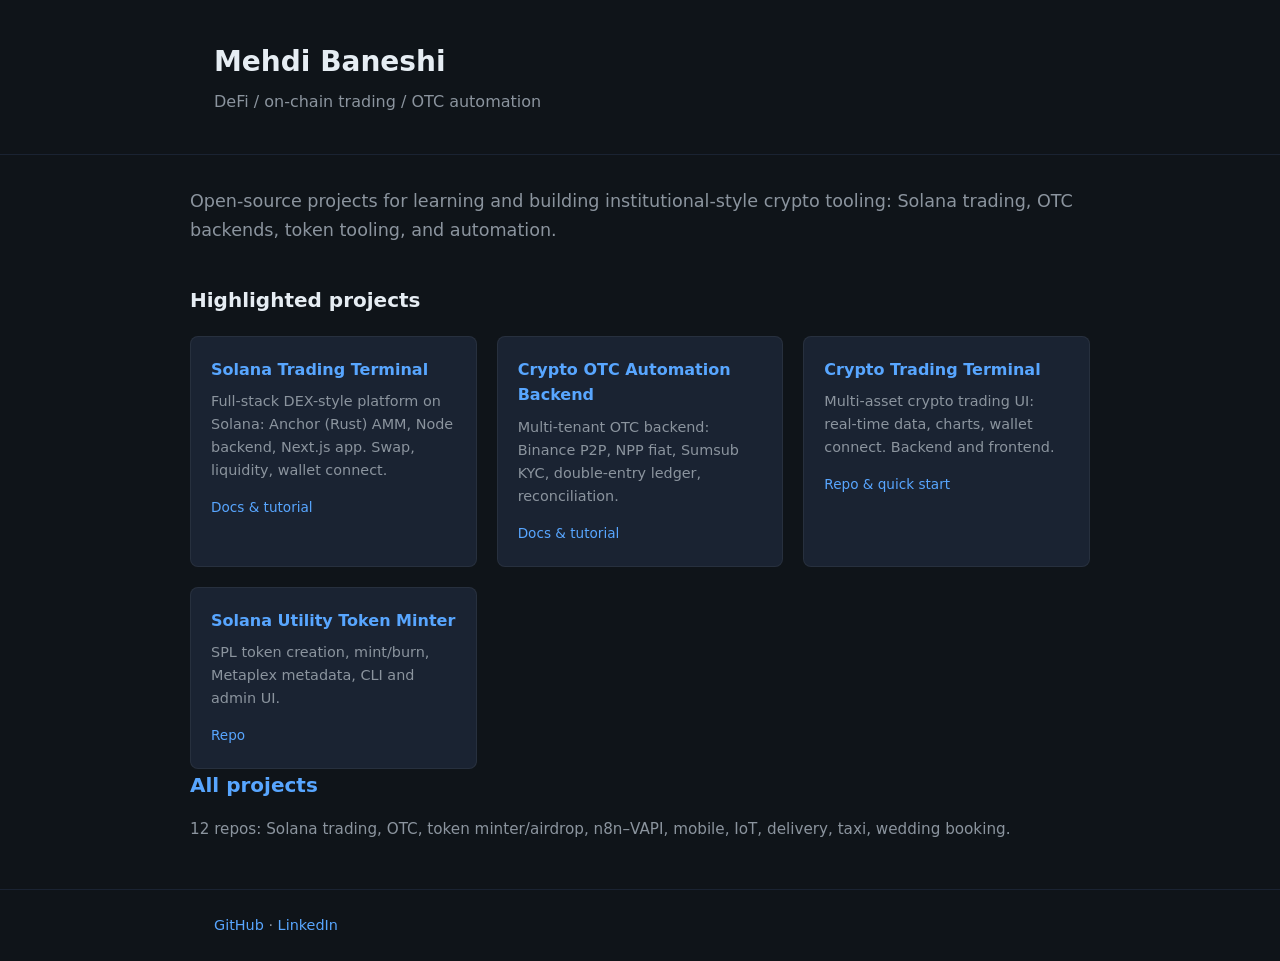
<file: index.html>
<!DOCTYPE html>
<html lang="en">
<head>
  <meta charset="UTF-8">
  <meta name="viewport" content="width=device-width, initial-scale=1.0">
  <title>Mehdi Baneshi — DeFi & On-Chain Trading</title>
  <link rel="stylesheet" href="styles.css">
</head>
<body>
  <header class="header">
    <div class="container">
      <h1>Mehdi Baneshi</h1>
      <p class="tagline">DeFi / on-chain trading / OTC automation</p>
    </div>
  </header>

  <main class="main container">
    <section class="intro">
      <p>Open-source projects for learning and building institutional-style crypto tooling: Solana trading, OTC backends, token tooling, and automation.</p>
    </section>

    <section class="projects">
      <h2>Highlighted projects</h2>
      <div class="card-grid">
        <article class="card">
          <h3><a href="https://github.com/mbaneshi/solana-trading-terminal">Solana Trading Terminal</a></h3>
          <p>Full-stack DEX-style platform on Solana: Anchor (Rust) AMM, Node backend, Next.js app. Swap, liquidity, wallet connect.</p>
          <a href="https://github.com/mbaneshi/solana-trading-terminal#readme" class="link">Docs &amp; tutorial</a>
        </article>
        <article class="card">
          <h3><a href="https://github.com/mbaneshi/crypto-otc-automation-backend">Crypto OTC Automation Backend</a></h3>
          <p>Multi-tenant OTC backend: Binance P2P, NPP fiat, Sumsub KYC, double-entry ledger, reconciliation.</p>
          <a href="https://github.com/mbaneshi/crypto-otc-automation-backend#readme" class="link">Docs &amp; tutorial</a>
        </article>
        <article class="card">
          <h3><a href="https://github.com/mbaneshi/crypto-trading-terminal">Crypto Trading Terminal</a></h3>
          <p>Multi-asset crypto trading UI: real-time data, charts, wallet connect. Backend and frontend.</p>
          <a href="https://github.com/mbaneshi/crypto-trading-terminal#readme" class="link">Repo &amp; quick start</a>
        </article>
        <article class="card">
          <h3><a href="https://github.com/mbaneshi/solana-utility-token-minter">Solana Utility Token Minter</a></h3>
          <p>SPL token creation, mint/burn, Metaplex metadata, CLI and admin UI.</p>
          <a href="https://github.com/mbaneshi/solana-utility-token-minter#readme" class="link">Repo</a>
        </article>
      </div>
    </section>

    <section class="all-projects">
      <h2><a href="projects.html">All projects</a></h2>
      <p>12 repos: Solana trading, OTC, token minter/airdrop, n8n–VAPI, mobile, IoT, delivery, taxi, wedding booking.</p>
    </section>
  </main>

  <footer class="footer">
    <div class="container">
      <p><a href="https://github.com/mbaneshi">GitHub</a> · <a href="https://www.linkedin.com/in/mehdi-baneshi">LinkedIn</a></p>
    </div>
  </footer>
</body>
</html>
</file>
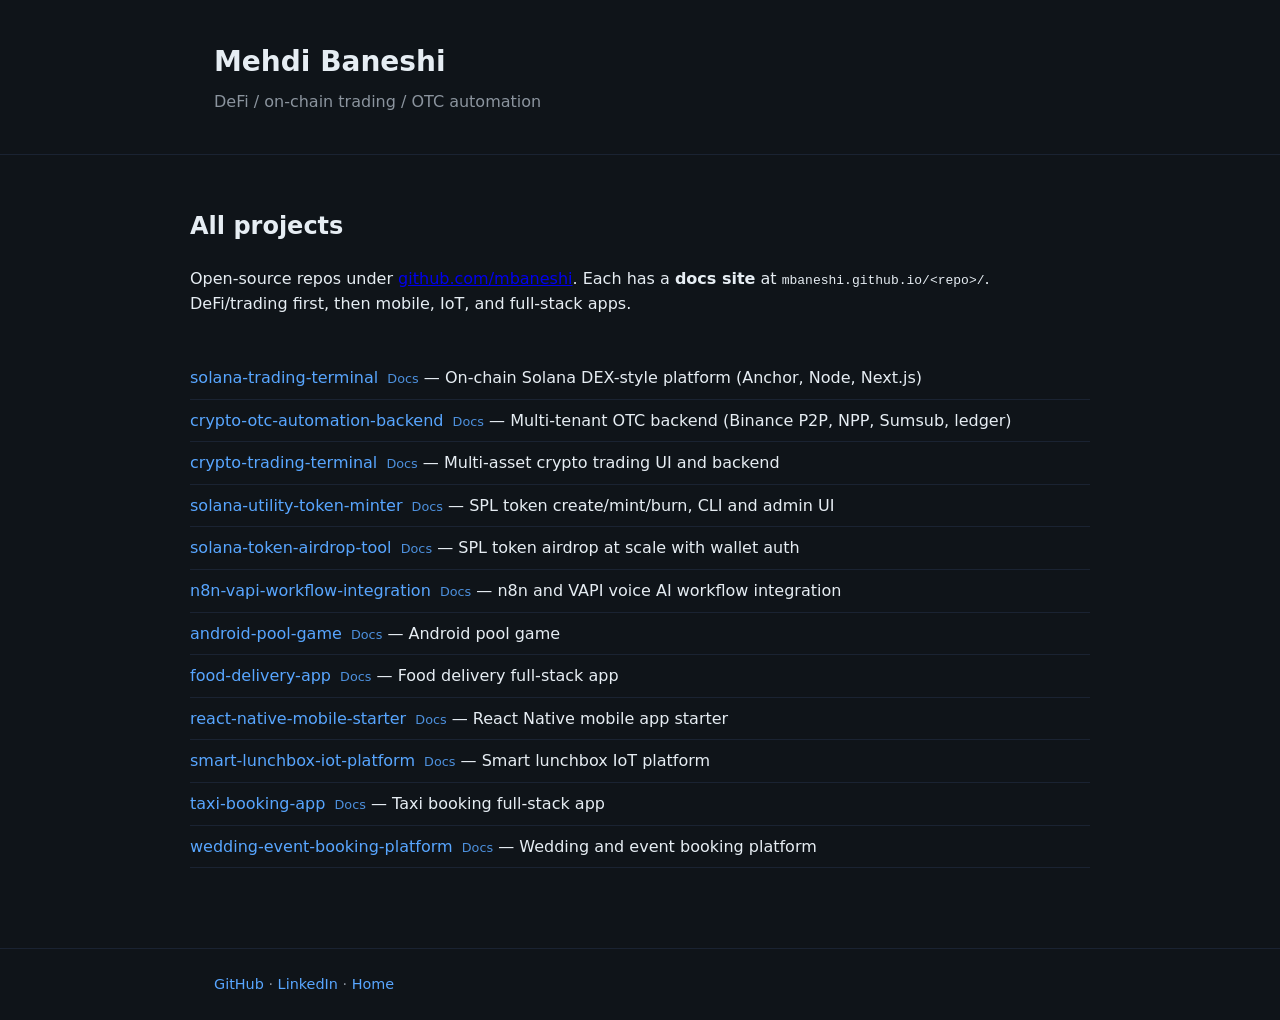
<file: projects.html>
<!DOCTYPE html>
<html lang="en">
<head>
  <meta charset="UTF-8">
  <meta name="viewport" content="width=device-width, initial-scale=1.0">
  <title>All projects — Mehdi Baneshi</title>
  <link rel="stylesheet" href="styles.css">
</head>
<body>
  <header class="header">
    <div class="container">
      <h1><a href="index.html" style="color:inherit;text-decoration:none">Mehdi Baneshi</a></h1>
      <p class="tagline">DeFi / on-chain trading / OTC automation</p>
    </div>
  </header>

  <main class="main container">
    <h2>All projects</h2>
    <p class="intro">Open-source repos under <a href="https://github.com/mbaneshi">github.com/mbaneshi</a>. Each has a <strong>docs site</strong> at <code>mbaneshi.github.io/&lt;repo&gt;/</code>. DeFi/trading first, then mobile, IoT, and full-stack apps.</p>

    <ul class="project-list">
      <li><a href="https://github.com/mbaneshi/solana-trading-terminal">solana-trading-terminal</a> <a href="https://mbaneshi.github.io/solana-trading-terminal/" class="doc-link">Docs</a> — On-chain Solana DEX-style platform (Anchor, Node, Next.js)</li>
      <li><a href="https://github.com/mbaneshi/crypto-otc-automation-backend">crypto-otc-automation-backend</a> <a href="https://mbaneshi.github.io/crypto-otc-automation-backend/" class="doc-link">Docs</a> — Multi-tenant OTC backend (Binance P2P, NPP, Sumsub, ledger)</li>
      <li><a href="https://github.com/mbaneshi/crypto-trading-terminal">crypto-trading-terminal</a> <a href="https://mbaneshi.github.io/crypto-trading-terminal/" class="doc-link">Docs</a> — Multi-asset crypto trading UI and backend</li>
      <li><a href="https://github.com/mbaneshi/solana-utility-token-minter">solana-utility-token-minter</a> <a href="https://mbaneshi.github.io/solana-utility-token-minter/" class="doc-link">Docs</a> — SPL token create/mint/burn, CLI and admin UI</li>
      <li><a href="https://github.com/mbaneshi/solana-token-airdrop-tool">solana-token-airdrop-tool</a> <a href="https://mbaneshi.github.io/solana-token-airdrop-tool/" class="doc-link">Docs</a> — SPL token airdrop at scale with wallet auth</li>
      <li><a href="https://github.com/mbaneshi/n8n-vapi-workflow-integration">n8n-vapi-workflow-integration</a> <a href="https://mbaneshi.github.io/n8n-vapi-workflow-integration/" class="doc-link">Docs</a> — n8n and VAPI voice AI workflow integration</li>
      <li><a href="https://github.com/mbaneshi/android-pool-game">android-pool-game</a> <a href="https://mbaneshi.github.io/android-pool-game/" class="doc-link">Docs</a> — Android pool game</li>
      <li><a href="https://github.com/mbaneshi/food-delivery-app">food-delivery-app</a> <a href="https://mbaneshi.github.io/food-delivery-app/" class="doc-link">Docs</a> — Food delivery full-stack app</li>
      <li><a href="https://github.com/mbaneshi/react-native-mobile-starter">react-native-mobile-starter</a> <a href="https://mbaneshi.github.io/react-native-mobile-starter/" class="doc-link">Docs</a> — React Native mobile app starter</li>
      <li><a href="https://github.com/mbaneshi/smart-lunchbox-iot-platform">smart-lunchbox-iot-platform</a> <a href="https://mbaneshi.github.io/smart-lunchbox-iot-platform/" class="doc-link">Docs</a> — Smart lunchbox IoT platform</li>
      <li><a href="https://github.com/mbaneshi/taxi-booking-app">taxi-booking-app</a> <a href="https://mbaneshi.github.io/taxi-booking-app/" class="doc-link">Docs</a> — Taxi booking full-stack app</li>
      <li><a href="https://github.com/mbaneshi/wedding-event-booking-platform">wedding-event-booking-platform</a> <a href="https://mbaneshi.github.io/wedding-event-booking-platform/" class="doc-link">Docs</a> — Wedding and event booking platform</li>
    </ul>
  </main>

  <footer class="footer">
    <div class="container">
      <p><a href="https://github.com/mbaneshi">GitHub</a> · <a href="https://www.linkedin.com/in/mehdi-baneshi">LinkedIn</a> · <a href="index.html">Home</a></p>
    </div>
  </footer>
</body>
</html>
</file>
<file: styles.css>
:root {
  --bg: #0f1419;
  --surface: #1a2332;
  --text: #e6edf3;
  --muted: #8b949e;
  --accent: #58a6ff;
  --accent-visited: #a371f7;
}

* {
  box-sizing: border-box;
}

body {
  font-family: system-ui, -apple-system, Segoe UI, Roboto, sans-serif;
  background: var(--bg);
  color: var(--text);
  line-height: 1.6;
  margin: 0;
  min-height: 100vh;
  display: flex;
  flex-direction: column;
}

.container {
  max-width: 900px;
  margin: 0 auto;
  padding: 0 1.5rem;
}

.header {
  padding: 2.5rem 0;
  border-bottom: 1px solid var(--surface);
}

.header h1 {
  font-size: 1.75rem;
  font-weight: 600;
  margin: 0 0 0.25rem 0;
}

.tagline {
  color: var(--muted);
  margin: 0;
  font-size: 1rem;
}

.main {
  flex: 1;
  padding: 2rem 0 3rem;
}

.intro {
  margin-bottom: 2.5rem;
}

.intro p {
  font-size: 1.1rem;
  color: var(--muted);
  margin: 0;
}

.projects h2,
.all-projects h2 {
  font-size: 1.25rem;
  font-weight: 600;
  margin: 0 0 1rem 0;
}

.projects h2 {
  margin-bottom: 1.25rem;
}

.card-grid {
  display: grid;
  grid-template-columns: repeat(auto-fill, minmax(260px, 1fr));
  gap: 1.25rem;
}

.card {
  background: var(--surface);
  border: 1px solid rgba(255,255,255,0.06);
  border-radius: 8px;
  padding: 1.25rem;
}

.card h3 {
  font-size: 1rem;
  font-weight: 600;
  margin: 0 0 0.5rem 0;
}

.card h3 a {
  color: var(--accent);
  text-decoration: none;
}

.card h3 a:hover {
  text-decoration: underline;
}

.card p {
  font-size: 0.9rem;
  color: var(--muted);
  margin: 0 0 0.75rem 0;
}

.card .link {
  font-size: 0.85rem;
  color: var(--accent);
  text-decoration: none;
}

.card .link:hover {
  text-decoration: underline;
}

.all-projects p {
  color: var(--muted);
  font-size: 0.95rem;
  margin: 0;
}

.all-projects h2 a {
  color: var(--accent);
  text-decoration: none;
}

.all-projects h2 a:hover {
  text-decoration: underline;
}

.footer {
  padding: 1.5rem 0;
  border-top: 1px solid var(--surface);
}

.footer p {
  margin: 0;
  font-size: 0.9rem;
  color: var(--muted);
}

.footer a {
  color: var(--accent);
  text-decoration: none;
}

.footer a:hover {
  text-decoration: underline;
}

.footer a:visited {
  color: var(--accent-visited);
}

.project-list {
  list-style: none;
  padding: 0;
  margin: 0 0 2rem 0;
}

.project-list li {
  padding: 0.5rem 0;
  border-bottom: 1px solid var(--surface);
}

.project-list a {
  color: var(--accent);
  text-decoration: none;
}

.project-list a:hover {
  text-decoration: underline;
}

.doc-link {
  font-size: 0.8rem;
  opacity: 0.85;
  margin-left: 0.25rem;
}

@media (max-width: 640px) {
  .card-grid {
    grid-template-columns: 1fr;
  }
}
</file>
